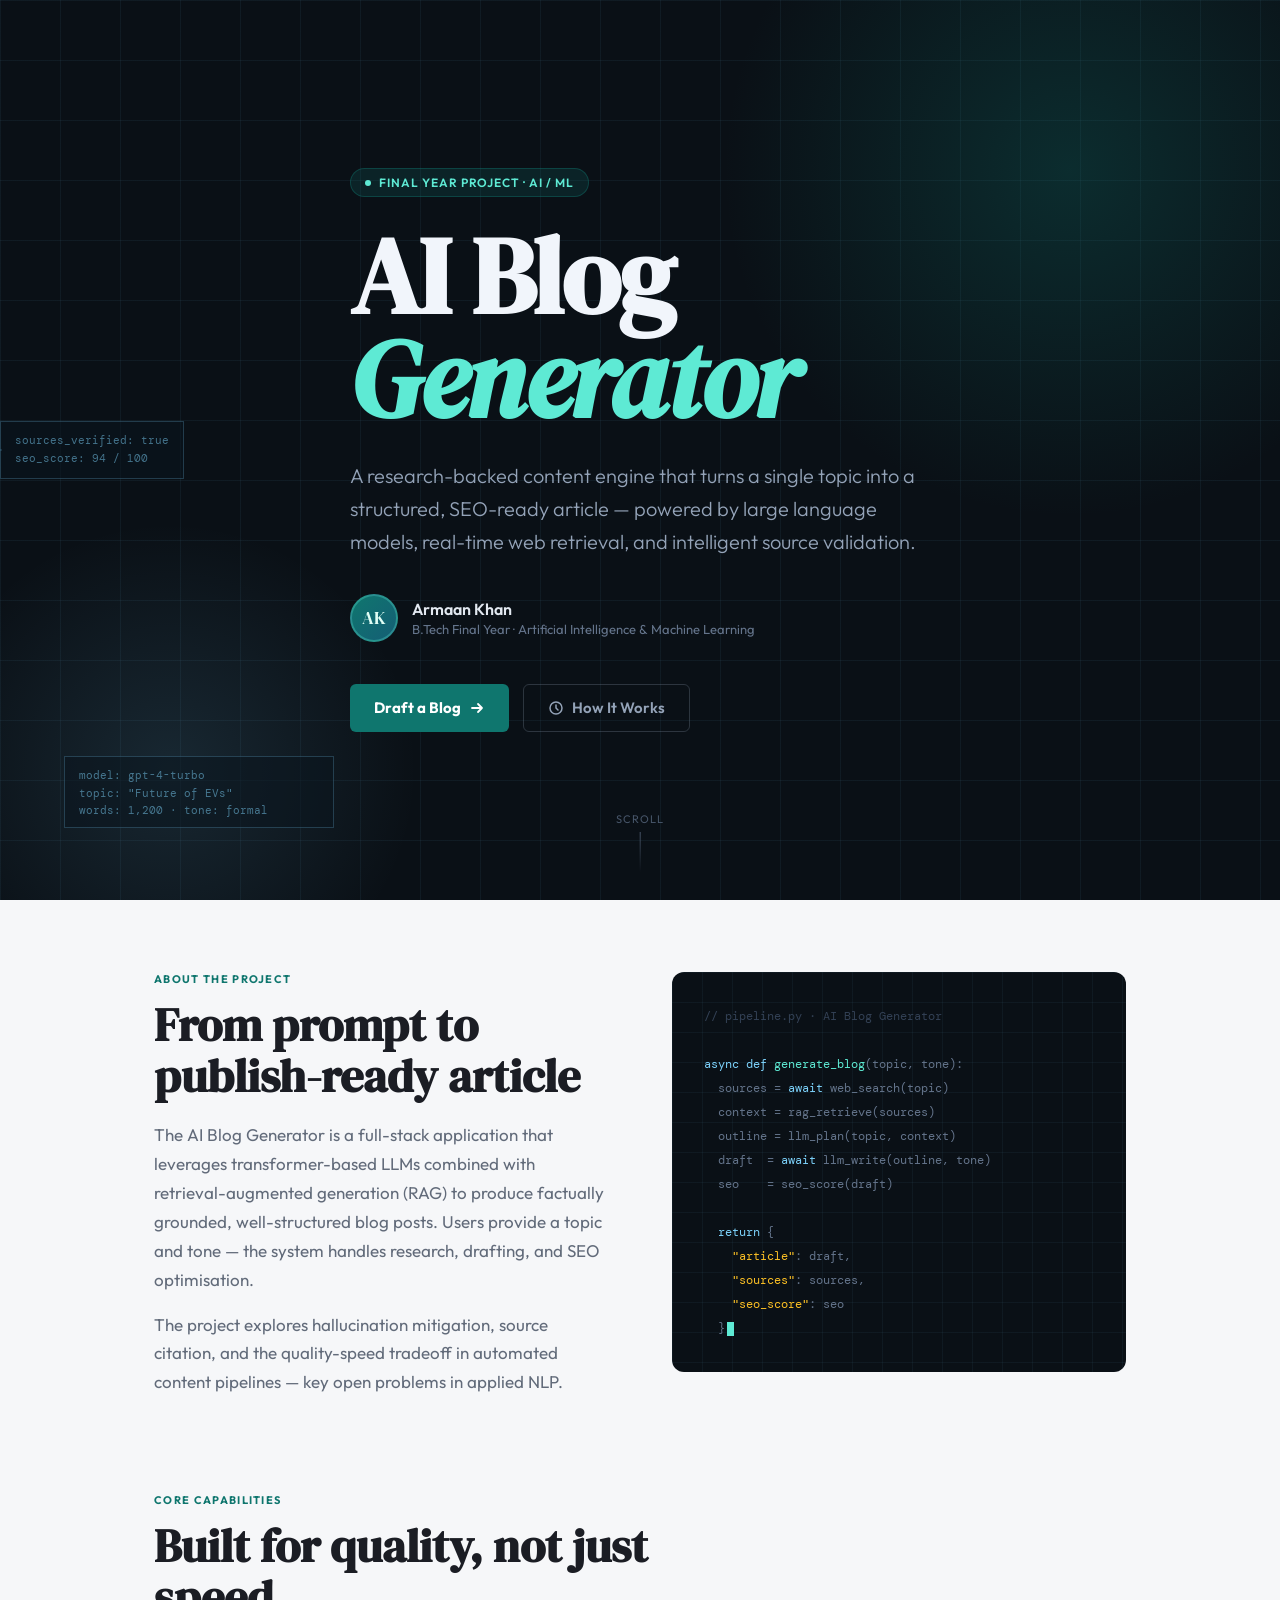
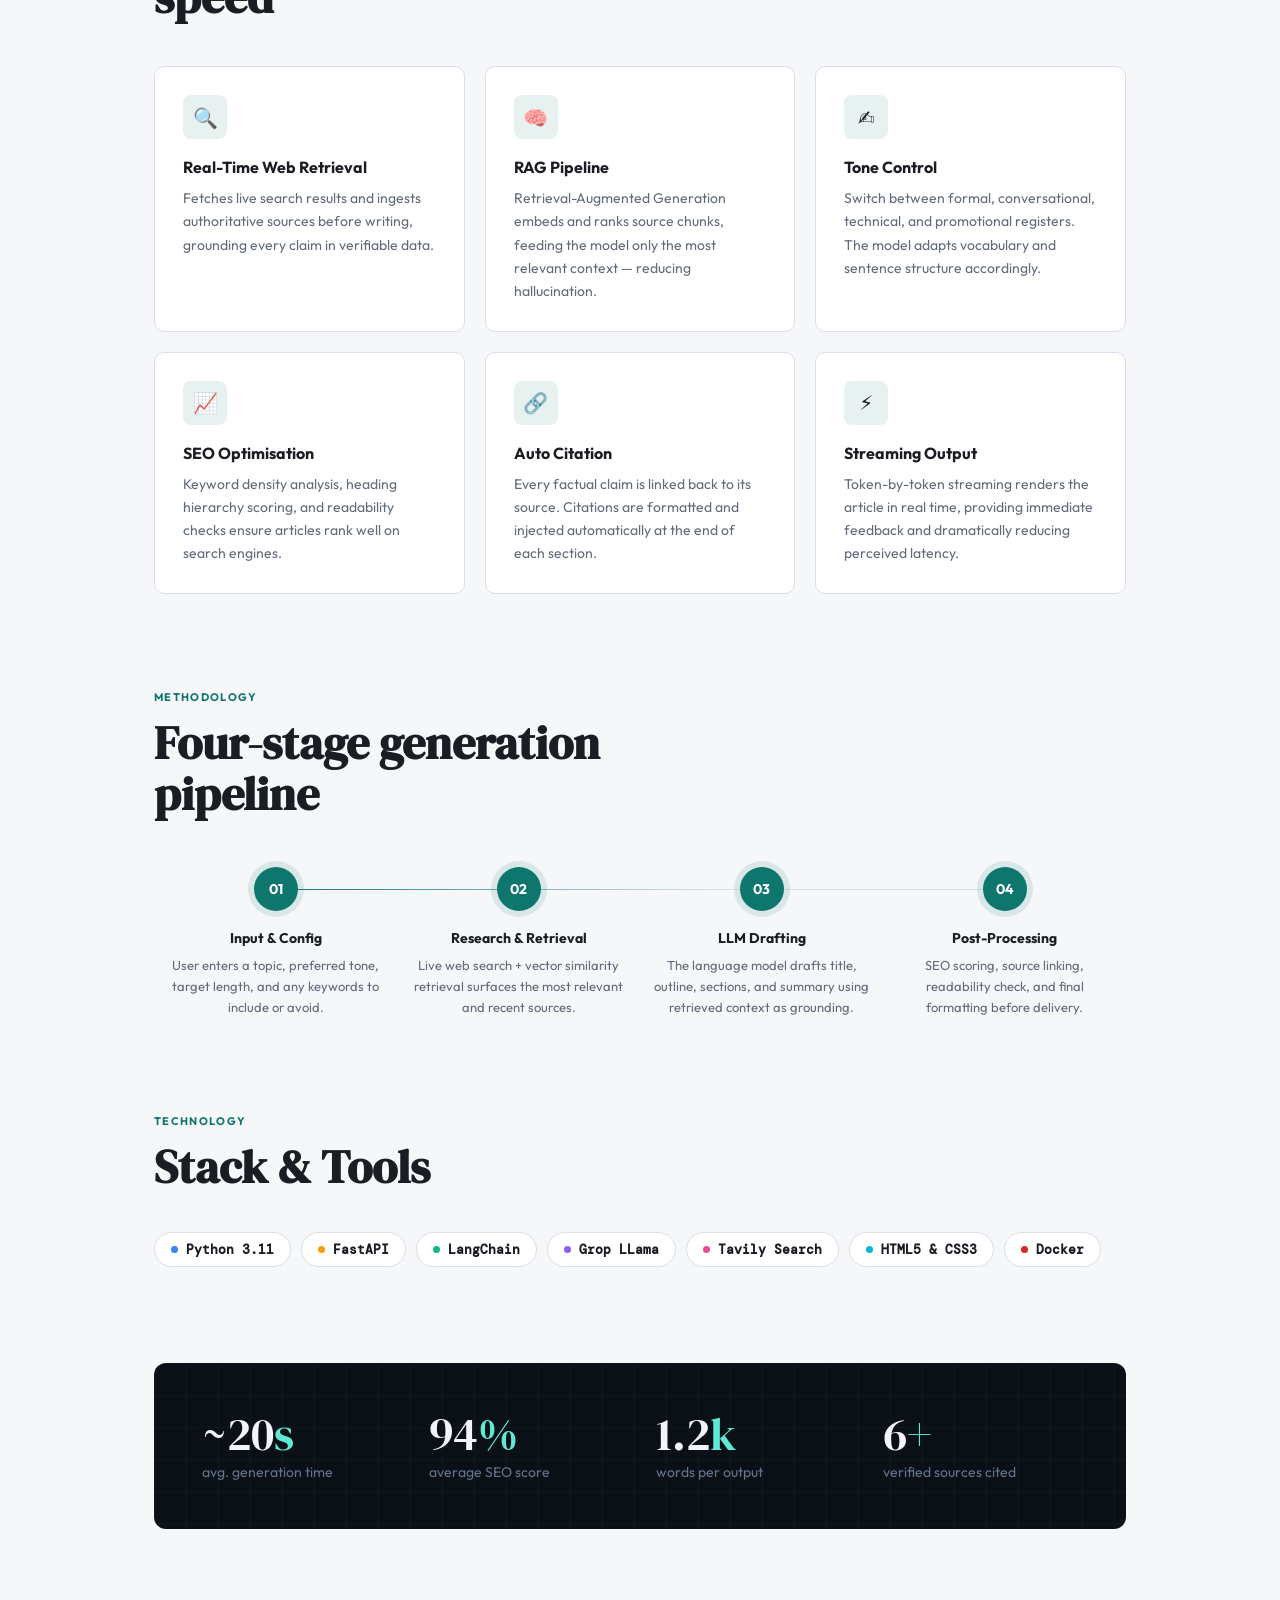
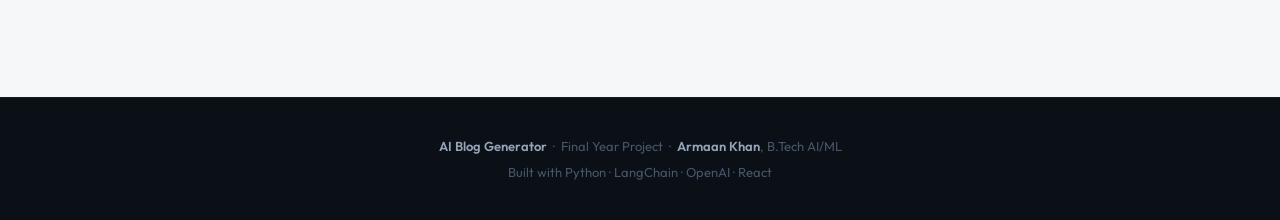
<file: src/blog_generator/static/index.html>
<!doctype html>
<html lang="en">
  <head>
    <meta charset="UTF-8" />
    <meta name="viewport" content="width=device-width, initial-scale=1.0" />
    <title>AI Blog Generator — Armaan Khan</title>
    <link rel="preconnect" href="https://fonts.googleapis.com" />
    <link
      href="https://fonts.googleapis.com/css2?family=DM+Serif+Display:ital@0;1&family=DM+Mono:wght@400;500&family=Outfit:wght@300;400;600;700;900&display=swap"
      rel="stylesheet"
    />
    <style>
      :root {
        --bg: #f6f7f9;
        --panel: #ffffff;
        --text: #1b1d24;
        --muted: #626b7a;
        --line: #d9dee8;
        --accent: #0f766e;
        --accent-strong: #115e59;
        --dark: #0a1016;
        color-scheme: light;
      }
      *,
      *::before,
      *::after {
        box-sizing: border-box;
        margin: 0;
        padding: 0;
      }
      html {
        scroll-behavior: smooth;
      }
      body {
        background: var(--bg);
        color: var(--text);
        font-family: "Outfit", ui-sans-serif, system-ui, sans-serif;
        overflow-x: hidden;
      }

      /* ── HERO ── */
      .hero {
        position: relative;
        min-height: 100vh;
        background: var(--dark);
        display: flex;
        flex-direction: column;
        justify-content: center;
        overflow: hidden;
      }
      .grid-bg {
        position: absolute;
        inset: 0;
        background-image:
          linear-gradient(rgb(125 211 252 / 6%) 1px, transparent 1px),
          linear-gradient(90deg, rgb(125 211 252 / 6%) 1px, transparent 1px);
        background-size: 60px 60px;
        animation: gridDrift 24s linear infinite;
      }
      @keyframes gridDrift {
        from {
          background-position: 0 0;
        }
        to {
          background-position: 60px 60px;
        }
      }
      .hero-glow {
        position: absolute;
        width: 700px;
        height: 700px;
        top: -180px;
        right: -140px;
        background: radial-gradient(
          circle,
          rgb(15 118 110 / 28%) 0%,
          transparent 70%
        );
        pointer-events: none;
      }
      .hero-glow2 {
        position: absolute;
        width: 500px;
        height: 500px;
        bottom: -120px;
        left: -80px;
        background: radial-gradient(
          circle,
          rgb(125 211 252 / 12%) 0%,
          transparent 70%
        );
        pointer-events: none;
      }
      .shard {
        position: absolute;
        border: 1px solid rgb(125 211 252 / 22%);
        background: rgb(10 20 30 / 55%);
        animation: float linear infinite;
      }
      .shard:nth-child(1) {
        width: 240px;
        height: 110px;
        top: 12%;
        right: 8%;
        animation-duration: 10s;
      }
      .shard:nth-child(2) {
        width: 130px;
        height: 130px;
        bottom: 20%;
        right: 24%;
        animation-duration: 13s;
        animation-delay: -4s;
      }
      .shard:nth-child(3) {
        width: 80px;
        height: 230px;
        top: 35%;
        right: 2%;
        animation-duration: 9s;
        animation-delay: -2s;
      }
      .shard:nth-child(4) {
        width: 270px;
        height: 72px;
        bottom: 8%;
        left: 5%;
        animation-duration: 11s;
        animation-delay: -6s;
      }
      @keyframes float {
        0%,
        100% {
          transform: translateY(0px);
        }
        50% {
          transform: translateY(-14px);
        }
      }
      .shard-inner {
        padding: 10px 14px;
        color: rgb(125 211 252 / 50%);
        font-family: "DM Mono", monospace;
        font-size: 11px;
        line-height: 1.6;
      }
      .hero-content {
        position: relative;
        z-index: 2;
        max-width: 1100px;
        margin: 0 auto;
        padding: clamp(40px, 8vw, 100px) clamp(24px, 5vw, 64px);
      }
      .eyebrow {
        display: inline-flex;
        align-items: center;
        gap: 8px;
        background: rgb(15 118 110 / 20%);
        border: 1px solid rgb(15 118 110 / 40%);
        border-radius: 999px;
        padding: 6px 14px;
        color: #5eead4;
        font-size: 12px;
        font-weight: 600;
        letter-spacing: 0.08em;
        text-transform: uppercase;
        margin-bottom: 28px;
      }
      .eyebrow-dot {
        width: 6px;
        height: 6px;
        border-radius: 50%;
        background: #5eead4;
        animation: pulse 2s ease-in-out infinite;
      }
      @keyframes pulse {
        0%,
        100% {
          opacity: 1;
          transform: scale(1);
        }
        50% {
          opacity: 0.4;
          transform: scale(0.7);
        }
      }
      .hero h1 {
        font-family: "DM Serif Display", Georgia, serif;
        font-size: clamp(52px, 8.5vw, 108px);
        line-height: 0.95;
        color: #f1f5fb;
        letter-spacing: -0.02em;
        max-width: 820px;
      }
      .hero h1 em {
        font-style: italic;
        color: #5eead4;
      }
      .hero-sub {
        margin-top: 28px;
        max-width: 580px;
        color: #94a3b8;
        font-size: clamp(17px, 2.2vw, 20px);
        line-height: 1.65;
        font-weight: 300;
      }
      .author-row {
        display: flex;
        align-items: center;
        gap: 14px;
        margin-top: 36px;
      }
      .author-avatar {
        width: 48px;
        height: 48px;
        border-radius: 50%;
        background: linear-gradient(135deg, #0f766e 0%, #155e75 100%);
        display: flex;
        align-items: center;
        justify-content: center;
        font-family: "DM Serif Display", serif;
        font-size: 18px;
        color: #e0fdf4;
        flex-shrink: 0;
        border: 2px solid rgb(94 234 212 / 30%);
      }
      .author-name {
        font-size: 16px;
        font-weight: 600;
        color: #e2e8f0;
      }
      .author-dept {
        font-size: 13px;
        color: #64748b;
        margin-top: 2px;
        font-weight: 400;
      }
      .hero-ctas {
        display: flex;
        align-items: center;
        gap: 14px;
        margin-top: 42px;
        flex-wrap: wrap;
      }
      .btn-primary {
        display: inline-flex;
        align-items: center;
        gap: 8px;
        background: var(--accent);
        color: #fff;
        border: none;
        border-radius: 6px;
        padding: 0 24px;
        height: 48px;
        font-family: "Outfit", sans-serif;
        font-size: 15px;
        font-weight: 700;
        cursor: pointer;
        text-decoration: none;
        transition:
          background 0.2s,
          transform 0.15s;
      }
      .btn-primary:hover {
        background: var(--accent-strong);
        transform: translateY(-1px);
      }
      .btn-ghost {
        display: inline-flex;
        align-items: center;
        gap: 8px;
        color: #94a3b8;
        border: 1px solid rgb(148 163 184 / 25%);
        border-radius: 6px;
        padding: 0 24px;
        height: 48px;
        font-family: "Outfit", sans-serif;
        font-size: 15px;
        font-weight: 600;
        cursor: pointer;
        text-decoration: none;
        transition:
          border-color 0.2s,
          color 0.2s;
      }
      .btn-ghost:hover {
        border-color: rgb(148 163 184 / 55%);
        color: #e2e8f0;
      }
      .scroll-hint {
        position: absolute;
        bottom: 28px;
        left: 50%;
        transform: translateX(-50%);
        display: flex;
        flex-direction: column;
        align-items: center;
        gap: 6px;
        color: #475569;
        font-size: 11px;
        letter-spacing: 0.1em;
        text-transform: uppercase;
        z-index: 2;
      }
      .scroll-line {
        width: 1px;
        height: 40px;
        background: linear-gradient(to bottom, #475569, transparent);
        animation: scrollDrop 2s ease-in-out infinite;
      }
      @keyframes scrollDrop {
        0%,
        100% {
          opacity: 0.4;
          transform: scaleY(1);
        }
        50% {
          opacity: 1;
          transform: scaleY(1.15);
        }
      }

      /* ── MAIN ── */
      .main {
        max-width: 1100px;
        margin: 0 auto;
        padding: 72px clamp(24px, 5vw, 64px);
      }
      .section-label {
        font-size: 11px;
        font-weight: 700;
        letter-spacing: 0.12em;
        text-transform: uppercase;
        color: var(--accent);
        margin-bottom: 14px;
      }
      .section-title {
        font-family: "DM Serif Display", serif;
        font-size: clamp(30px, 4vw, 46px);
        line-height: 1.1;
        color: var(--text);
        max-width: 600px;
        margin-bottom: 20px;
      }
      .section-body {
        color: var(--muted);
        font-size: 17px;
        line-height: 1.7;
        max-width: 620px;
      }

      /* About */
      .about-grid {
        display: grid;
        grid-template-columns: 1fr 1fr;
        gap: 64px;
        align-items: start;
        margin-bottom: 96px;
      }
      .about-visual {
        background: var(--dark);
        border-radius: 12px;
        padding: 32px;
        position: relative;
        overflow: hidden;
        min-height: 320px;
      }
      .about-visual-grid {
        position: absolute;
        inset: 0;
        background-image:
          linear-gradient(rgb(125 211 252 / 5%) 1px, transparent 1px),
          linear-gradient(90deg, rgb(125 211 252 / 5%) 1px, transparent 1px);
        background-size: 30px 30px;
      }
      .about-visual-content {
        position: relative;
        z-index: 1;
        font-family: "DM Mono", monospace;
        font-size: 12px;
        color: #64748b;
        line-height: 2;
      }
      .mono-green {
        color: #5eead4;
      }
      .mono-sky {
        color: #7dd3fc;
      }
      .mono-muted {
        color: #334155;
      }
      .mono-amber {
        color: #fbbf24;
      }
      .mono-cursor {
        display: inline-block;
        width: 7px;
        height: 14px;
        background: #5eead4;
        margin-left: 2px;
        vertical-align: middle;
        animation: blink 1s step-end infinite;
      }
      @keyframes blink {
        0%,
        100% {
          opacity: 1;
        }
        50% {
          opacity: 0;
        }
      }

      /* Features */
      .features-section {
        margin-bottom: 96px;
      }
      .features-header {
        margin-bottom: 44px;
      }
      .features-grid {
        display: grid;
        grid-template-columns: repeat(3, 1fr);
        gap: 20px;
      }
      .feature-card {
        background: var(--panel);
        border: 1px solid var(--line);
        border-radius: 10px;
        padding: 28px;
        transition:
          border-color 0.2s,
          transform 0.2s;
        position: relative;
        overflow: hidden;
      }
      .feature-card::before {
        content: "";
        position: absolute;
        top: 0;
        left: 0;
        right: 0;
        height: 3px;
        background: linear-gradient(90deg, var(--accent), transparent);
        opacity: 0;
        transition: opacity 0.2s;
      }
      .feature-card:hover {
        border-color: var(--accent);
        transform: translateY(-3px);
      }
      .feature-card:hover::before {
        opacity: 1;
      }
      .feature-icon {
        width: 44px;
        height: 44px;
        border-radius: 8px;
        background: rgb(15 118 110 / 10%);
        display: flex;
        align-items: center;
        justify-content: center;
        margin-bottom: 18px;
        font-size: 20px;
      }
      .feature-card h3 {
        font-size: 16px;
        font-weight: 700;
        margin-bottom: 10px;
        color: var(--text);
      }
      .feature-card p {
        font-size: 14px;
        color: var(--muted);
        line-height: 1.65;
      }

      /* How it works */
      .how-section {
        margin-bottom: 96px;
      }
      .how-header {
        margin-bottom: 48px;
      }
      .steps {
        display: grid;
        grid-template-columns: repeat(4, 1fr);
        gap: 0;
        position: relative;
      }
      .steps::before {
        content: "";
        position: absolute;
        top: 22px;
        left: 12%;
        right: 12%;
        height: 1px;
        background: linear-gradient(90deg, var(--accent) 0%, var(--line) 60%);
        z-index: 0;
      }
      .step {
        position: relative;
        z-index: 1;
        text-align: center;
        padding: 0 12px;
      }
      .step-num {
        width: 44px;
        height: 44px;
        border-radius: 50%;
        background: var(--accent);
        color: #fff;
        font-size: 14px;
        font-weight: 700;
        display: flex;
        align-items: center;
        justify-content: center;
        margin: 0 auto 18px;
        box-shadow: 0 0 0 6px rgb(15 118 110 / 12%);
      }
      .step h4 {
        font-size: 14px;
        font-weight: 700;
        margin-bottom: 8px;
        color: var(--text);
      }
      .step p {
        font-size: 13px;
        color: var(--muted);
        line-height: 1.6;
      }

      /* Tech */
      .tech-section {
        margin-bottom: 96px;
      }
      .tech-header {
        margin-bottom: 40px;
      }
      .tech-pills {
        display: flex;
        flex-wrap: wrap;
        gap: 10px;
      }
      .tech-pill {
        display: inline-flex;
        align-items: center;
        gap: 8px;
        background: var(--panel);
        border: 1px solid var(--line);
        border-radius: 999px;
        padding: 8px 16px;
        font-size: 13px;
        font-weight: 600;
        color: var(--text);
        font-family: "DM Mono", monospace;
        transition: border-color 0.2s;
      }
      .tech-pill:hover {
        border-color: var(--accent);
        color: var(--accent);
      }
      .tech-pill-dot {
        width: 7px;
        height: 7px;
        border-radius: 50%;
      }

      /* Stats */
      .stats-bar {
        background: var(--dark);
        border-radius: 12px;
        padding: 48px;
        display: grid;
        grid-template-columns: repeat(4, 1fr);
        gap: 32px;
        margin-bottom: 96px;
        position: relative;
        overflow: hidden;
      }
      .stats-bar::before {
        content: "";
        position: absolute;
        inset: 0;
        background-image:
          linear-gradient(rgb(125 211 252 / 4%) 1px, transparent 1px),
          linear-gradient(90deg, rgb(125 211 252 / 4%) 1px, transparent 1px);
        background-size: 32px 32px;
        pointer-events: none;
      }
      .stat-item {
        position: relative;
        z-index: 1;
      }
      .stat-num {
        font-family: "DM Serif Display", serif;
        font-size: 46px;
        color: #f1f5fb;
        line-height: 1;
        margin-bottom: 6px;
      }
      .stat-num span {
        color: #5eead4;
      }
      .stat-label {
        font-size: 14px;
        color: #64748b;
        font-weight: 400;
      }

      footer {
        background: var(--dark);
        padding: 40px clamp(24px, 5vw, 64px);
        text-align: center;
        color: #475569;
        font-size: 13px;
        border-top: 1px solid rgb(255 255 255 / 5%);
      }
      footer strong {
        color: #94a3b8;
        font-weight: 600;
      }

      @media (max-width: 900px) {
        .about-grid {
          grid-template-columns: 1fr;
          gap: 36px;
        }
        .features-grid {
          grid-template-columns: 1fr 1fr;
        }
        .steps {
          grid-template-columns: 1fr 1fr;
          gap: 32px;
        }
        .steps::before {
          display: none;
        }
        .stats-bar {
          grid-template-columns: 1fr 1fr;
          gap: 28px;
          padding: 32px;
        }
      }
      @media (max-width: 600px) {
        .features-grid {
          grid-template-columns: 1fr;
        }
        .steps {
          grid-template-columns: 1fr;
        }
        .stats-bar {
          grid-template-columns: 1fr 1fr;
          padding: 24px;
        }
        .hero-ctas {
          flex-direction: column;
          align-items: flex-start;
        }
        .shard:nth-child(1),
        .shard:nth-child(3) {
          display: none;
        }
      }
    </style>
  </head>
  <body>
    <section class="hero">
      <div class="grid-bg"></div>
      <div class="hero-glow"></div>
      <div class="hero-glow2"></div>
      <div class="shard">
        <div class="shard-inner">
          model: gpt-4-turbo<br />topic: "Future of EVs"<br />words: 1,200 ·
          tone: formal
        </div>
      </div>
      <div class="shard"></div>
      <div class="shard"></div>
      <div class="shard">
        <div class="shard-inner">
          sources_verified: true<br />seo_score: 94 / 100
        </div>
      </div>

      <div class="hero-content">
        <div class="eyebrow">
          <span class="eyebrow-dot"></span>
          Final Year Project · AI / ML
        </div>
        <h1>AI Blog<br /><em>Generator</em></h1>
        <p class="hero-sub">
          A research-backed content engine that turns a single topic into a
          structured, SEO-ready article — powered by large language models,
          real-time web retrieval, and intelligent source validation.
        </p>
        <div class="author-row">
          <div class="author-avatar">AK</div>
          <div>
            <div class="author-name">Armaan Khan</div>
            <div class="author-dept">
              B.Tech Final Year · Artificial Intelligence &amp; Machine Learning
            </div>
          </div>
        </div>
        <div class="hero-ctas">
          <a href="/generator.html" class="btn-primary">
            Draft a Blog
            <svg width="16" height="16" viewBox="0 0 16 16" fill="none">
              <path
                d="M3 8h10M9 4l4 4-4 4"
                stroke="currentColor"
                stroke-width="1.8"
                stroke-linecap="round"
                stroke-linejoin="round"
              />
            </svg>
          </a>
          <a href="#how" class="btn-ghost">
            <svg width="16" height="16" viewBox="0 0 16 16" fill="none">
              <circle
                cx="8"
                cy="8"
                r="6"
                stroke="currentColor"
                stroke-width="1.5"
              />
              <path
                d="M8 5v3l2 2"
                stroke="currentColor"
                stroke-width="1.5"
                stroke-linecap="round"
              />
            </svg>
            How It Works
          </a>
        </div>
      </div>
      <div class="scroll-hint">
        <span>scroll</span>
        <div class="scroll-line"></div>
      </div>
    </section>

    <div class="main">
      <div class="about-grid">
        <div>
          <div class="section-label">About the Project</div>
          <h2 class="section-title">From prompt to publish-ready article</h2>
          <p class="section-body">
            The AI Blog Generator is a full-stack application that leverages
            transformer-based LLMs combined with retrieval-augmented generation
            (RAG) to produce factually grounded, well-structured blog posts.
            Users provide a topic and tone — the system handles research,
            drafting, and SEO optimisation.
          </p>
          <p class="section-body" style="margin-top: 16px">
            The project explores hallucination mitigation, source citation, and
            the quality-speed tradeoff in automated content pipelines — key open
            problems in applied NLP.
          </p>
        </div>
        <div class="about-visual">
          <div class="about-visual-grid"></div>
          <div class="about-visual-content">
            <div class="mono-muted">// pipeline.py · AI Blog Generator</div>
            <br />
            <div>
              <span class="mono-sky">async def</span>
              <span class="mono-green">generate_blog</span>(topic, tone):
            </div>
            <div>
              &nbsp;&nbsp;sources =
              <span class="mono-sky">await</span> web_search(topic)
            </div>
            <div>&nbsp;&nbsp;context = rag_retrieve(sources)</div>
            <div>&nbsp;&nbsp;outline = llm_plan(topic, context)</div>
            <div>
              &nbsp;&nbsp;draft &nbsp;=
              <span class="mono-sky">await</span> llm_write(outline, tone)
            </div>
            <div>&nbsp;&nbsp;seo &nbsp;&nbsp;&nbsp;= seo_score(draft)</div>
            <br />
            <div>&nbsp;&nbsp;<span class="mono-sky">return</span> {</div>
            <div>
              &nbsp;&nbsp;&nbsp;&nbsp;<span class="mono-amber">"article"</span>:
              draft,
            </div>
            <div>
              &nbsp;&nbsp;&nbsp;&nbsp;<span class="mono-amber">"sources"</span>:
              sources,
            </div>
            <div>
              &nbsp;&nbsp;&nbsp;&nbsp;<span class="mono-amber">"seo_score"</span
              >: seo
            </div>
            <div>&nbsp;&nbsp;}<span class="mono-cursor"></span></div>
          </div>
        </div>
      </div>

      <div class="features-section" id="features">
        <div class="features-header">
          <div class="section-label">Core Capabilities</div>
          <h2 class="section-title">Built for quality, not just speed</h2>
        </div>
        <div class="features-grid">
          <div class="feature-card">
            <div class="feature-icon">🔍</div>
            <h3>Real-Time Web Retrieval</h3>
            <p>
              Fetches live search results and ingests authoritative sources
              before writing, grounding every claim in verifiable data.
            </p>
          </div>
          <div class="feature-card">
            <div class="feature-icon">🧠</div>
            <h3>RAG Pipeline</h3>
            <p>
              Retrieval-Augmented Generation embeds and ranks source chunks,
              feeding the model only the most relevant context — reducing
              hallucination.
            </p>
          </div>
          <div class="feature-card">
            <div class="feature-icon">✍️</div>
            <h3>Tone Control</h3>
            <p>
              Switch between formal, conversational, technical, and promotional
              registers. The model adapts vocabulary and sentence structure
              accordingly.
            </p>
          </div>
          <div class="feature-card">
            <div class="feature-icon">📈</div>
            <h3>SEO Optimisation</h3>
            <p>
              Keyword density analysis, heading hierarchy scoring, and
              readability checks ensure articles rank well on search engines.
            </p>
          </div>
          <div class="feature-card">
            <div class="feature-icon">🔗</div>
            <h3>Auto Citation</h3>
            <p>
              Every factual claim is linked back to its source. Citations are
              formatted and injected automatically at the end of each section.
            </p>
          </div>
          <div class="feature-card">
            <div class="feature-icon">⚡</div>
            <h3>Streaming Output</h3>
            <p>
              Token-by-token streaming renders the article in real time,
              providing immediate feedback and dramatically reducing perceived
              latency.
            </p>
          </div>
        </div>
      </div>

      <div class="how-section" id="how">
        <div class="how-header">
          <div class="section-label">Methodology</div>
          <h2 class="section-title">Four-stage generation pipeline</h2>
        </div>
        <div class="steps">
          <div class="step">
            <div class="step-num">01</div>
            <h4>Input &amp; Config</h4>
            <p>
              User enters a topic, preferred tone, target length, and any
              keywords to include or avoid.
            </p>
          </div>
          <div class="step">
            <div class="step-num">02</div>
            <h4>Research &amp; Retrieval</h4>
            <p>
              Live web search + vector similarity retrieval surfaces the most
              relevant and recent sources.
            </p>
          </div>
          <div class="step">
            <div class="step-num">03</div>
            <h4>LLM Drafting</h4>
            <p>
              The language model drafts title, outline, sections, and summary
              using retrieved context as grounding.
            </p>
          </div>
          <div class="step">
            <div class="step-num">04</div>
            <h4>Post-Processing</h4>
            <p>
              SEO scoring, source linking, readability check, and final
              formatting before delivery.
            </p>
          </div>
        </div>
      </div>

      <div class="tech-section">
        <div class="tech-header">
          <div class="section-label">Technology</div>
          <h2 class="section-title">Stack &amp; Tools</h2>
        </div>
        <div class="tech-pills">
          <span class="tech-pill"
            ><span class="tech-pill-dot" style="background: #3b82f6"></span
            >Python 3.11</span
          >
          <span class="tech-pill"
            ><span class="tech-pill-dot" style="background: #f59e0b"></span
            >FastAPI</span
          >
          <span class="tech-pill"
            ><span class="tech-pill-dot" style="background: #10b981"></span
            >LangChain</span
          >
          <span class="tech-pill"
            ><span class="tech-pill-dot" style="background: #8b5cf6"></span>Grop
            LLama</span
          >
          <span class="tech-pill"
            ><span class="tech-pill-dot" style="background: #ec4899"></span
            >Tavily Search</span
          >
          <span class="tech-pill"
            ><span class="tech-pill-dot" style="background: #06b6d4"></span
            >HTML5 & CSS3</span
          >
          <!-- <span class="tech-pill" -->
          <!--   ><span class="tech-pill-dot" style="background: #f97316"></span -->
          <!--   >SerpAPI</span -->
          <!-- > -->
          <!-- <span class="tech-pill" -->
          <!--   ><span class="tech-pill-dot" style="background: #0f766e"></span -->
          <!--   >BeautifulSoup</span -->
          <!-- > -->
          <!-- <span class="tech-pill" -->
          <!--   ><span class="tech-pill-dot" style="background: #64748b"></span -->
          <!--   >PostgreSQL</span -->
          <!-- > -->
          <span class="tech-pill"
            ><span class="tech-pill-dot" style="background: #dc2626"></span
            >Docker</span
          >
          <!-- <span class="tech-pill" -->
          <!--   ><span class="tech-pill-dot" style="background: #7c3aed"></span -->
          <!--   >HuggingFace Transformers</span -->
          <!-- > -->
        </div>
      </div>

      <div class="stats-bar">
        <div class="stat-item">
          <div class="stat-num">~20<span>s</span></div>
          <div class="stat-label">avg. generation time</div>
        </div>
        <div class="stat-item">
          <div class="stat-num">94<span>%</span></div>
          <div class="stat-label">average SEO score</div>
        </div>
        <div class="stat-item">
          <div class="stat-num">1.2<span>k</span></div>
          <div class="stat-label">words per output</div>
        </div>
        <div class="stat-item">
          <div class="stat-num">6<span>+</span></div>
          <div class="stat-label">verified sources cited</div>
        </div>
      </div>
    </div>

    <footer>
      <p>
        <strong>AI Blog Generator</strong> &nbsp;·&nbsp; Final Year Project
        &nbsp;·&nbsp; <strong>Armaan Khan</strong>, B.Tech AI/ML
      </p>
      <p style="margin-top: 10px">
        Built with Python · LangChain · OpenAI · React
      </p>
    </footer>
  </body>
</html>
</file>
